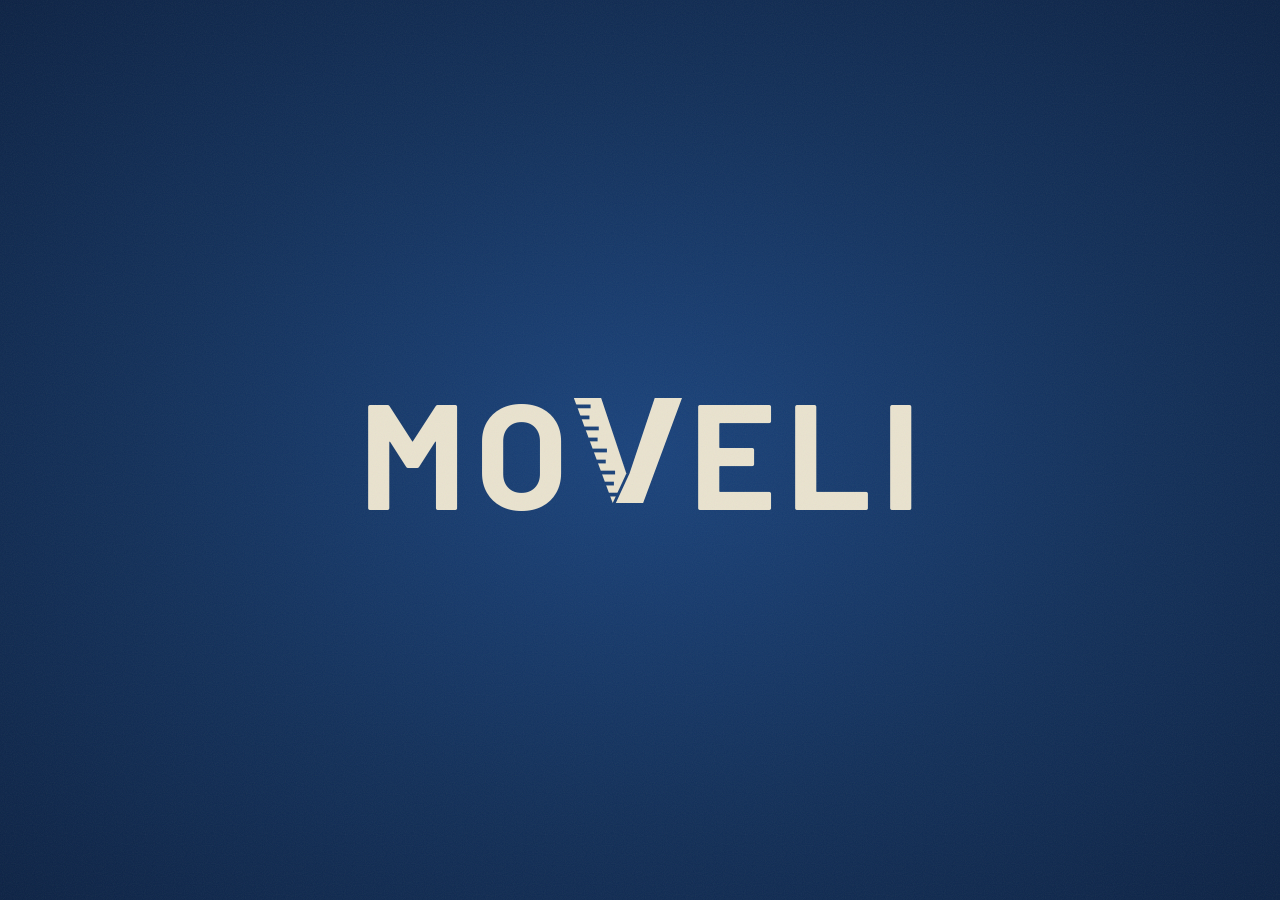
<file: index.html>
<!DOCTYPE html>
<html lang="pt-BR">

<head>
  <meta charset="utf-8">
  <meta name="viewport" content="width=device-width, initial-scale=1, viewport-fit=cover">
  <title>Moveli – Móveis sob medida</title>
  <meta name="theme-color" content="#12305a">
  <noscript>
    
  </noscript>
  <link rel="preconnect" href="https://fonts.googleapis.com">
  <link rel="preconnect" href="https://fonts.gstatic.com" crossorigin>
  <link href="https://fonts.googleapis.com/css2?family=Barlow:wght@700&display=swap" rel="stylesheet">
  <link rel="stylesheet" href="intro.css">
</head>

<body>
  <div class="stage">
    <div class="word" id="w" role="img" aria-label="Moveli">
      <span class="l" style="--i:0" aria-hidden="true">M</span>
      <span class="l" style="--i:1" aria-hidden="true">O</span>
      <span class="l" style="--i:2" aria-hidden="true">
        <svg class="v" viewBox="0 0 100 100">
          <defs>
            <mask id="mk" maskUnits="userSpaceOnUse" x="-5" y="-5" width="110" height="110">
              <rect x="-5" y="-5" width="110" height="110" fill="#fff" />
              <g id="ticks"></g>
            </mask>
          </defs>
          <polygon fill="currentColor" points="50,72 74,0 100,0 63,100 37,100" />
          <g class="leg">
            <polygon fill="currentColor" mask="url(#mk)" points="0,0 26,0 50,72 37,100" />
          </g>
        </svg>
      </span>
      <span class="l" style="--i:3" aria-hidden="true">E</span>
      <span class="l" style="--i:4" aria-hidden="true">L</span>
      <span class="l" style="--i:5" aria-hidden="true">I</span>
    </div>
  </div>
  <script>
    (function () {
      var ns = 'http://www.w3.org/2000/svg', g = document.getElementById('ticks'), w = document.getElementById('w');
      for (var k = 0; k < 9; k++) {
        var y = 8 + k * 10.5, x = 0.37 * y, len = k % 2 ? 8 : 13, p = document.createElementNS(ns, 'path');
        p.setAttribute('d', 'M' + (x - 1) + ' ' + y + ' L' + (x + len) + ' ' + y);
        p.setAttribute('pathLength', '1');
        p.setAttribute('class', 'tick');
        p.style.setProperty('--t', k);
        g.appendChild(p);
      }
      var reduce = window.matchMedia('(prefers-reduced-motion: reduce)').matches, gone = false;
      function leave() {
        if (gone) return; gone = true;
        document.body.classList.add('saindo');
        setTimeout(function () { location.replace('home.html'); }, reduce ? 50 : 700);
      }
      w.classList.add('go');
      setTimeout(leave, reduce ? 1200 : 4800);
    })();
  </script>
</body>

</html>
</file>
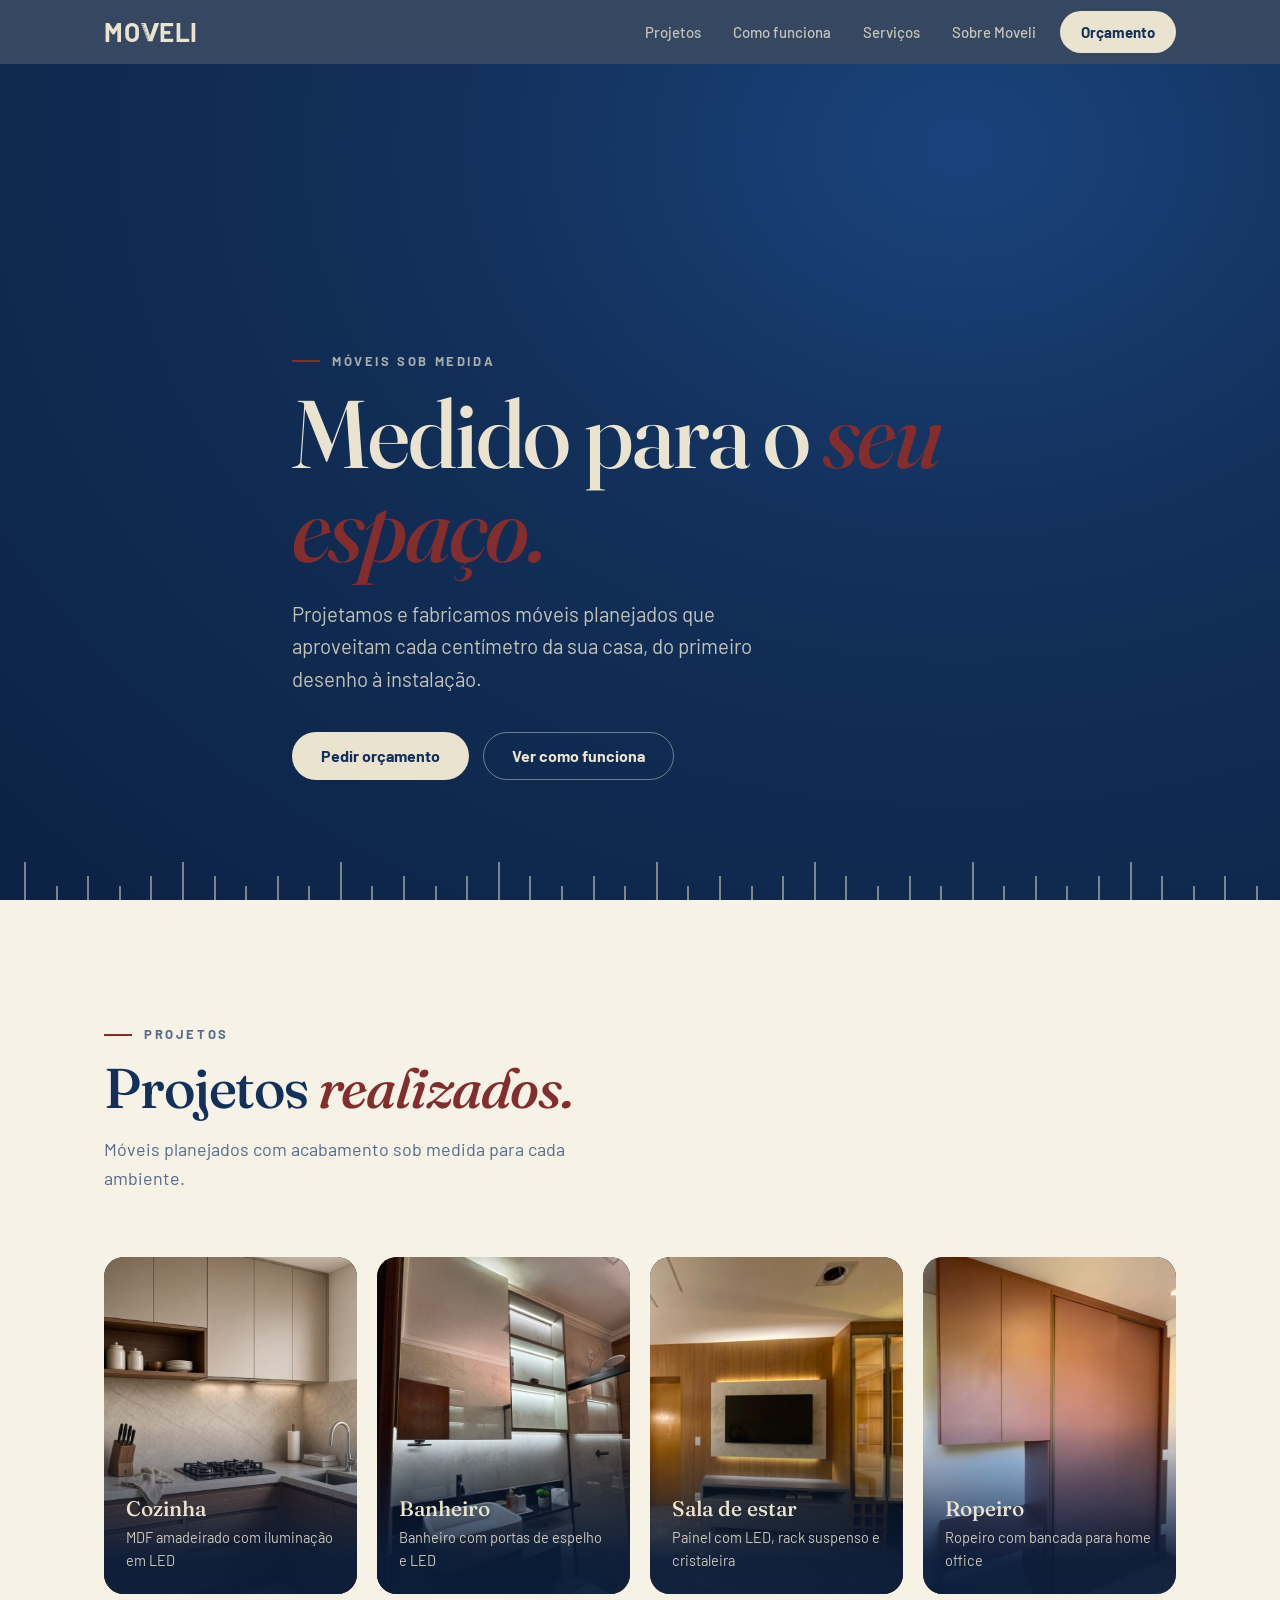
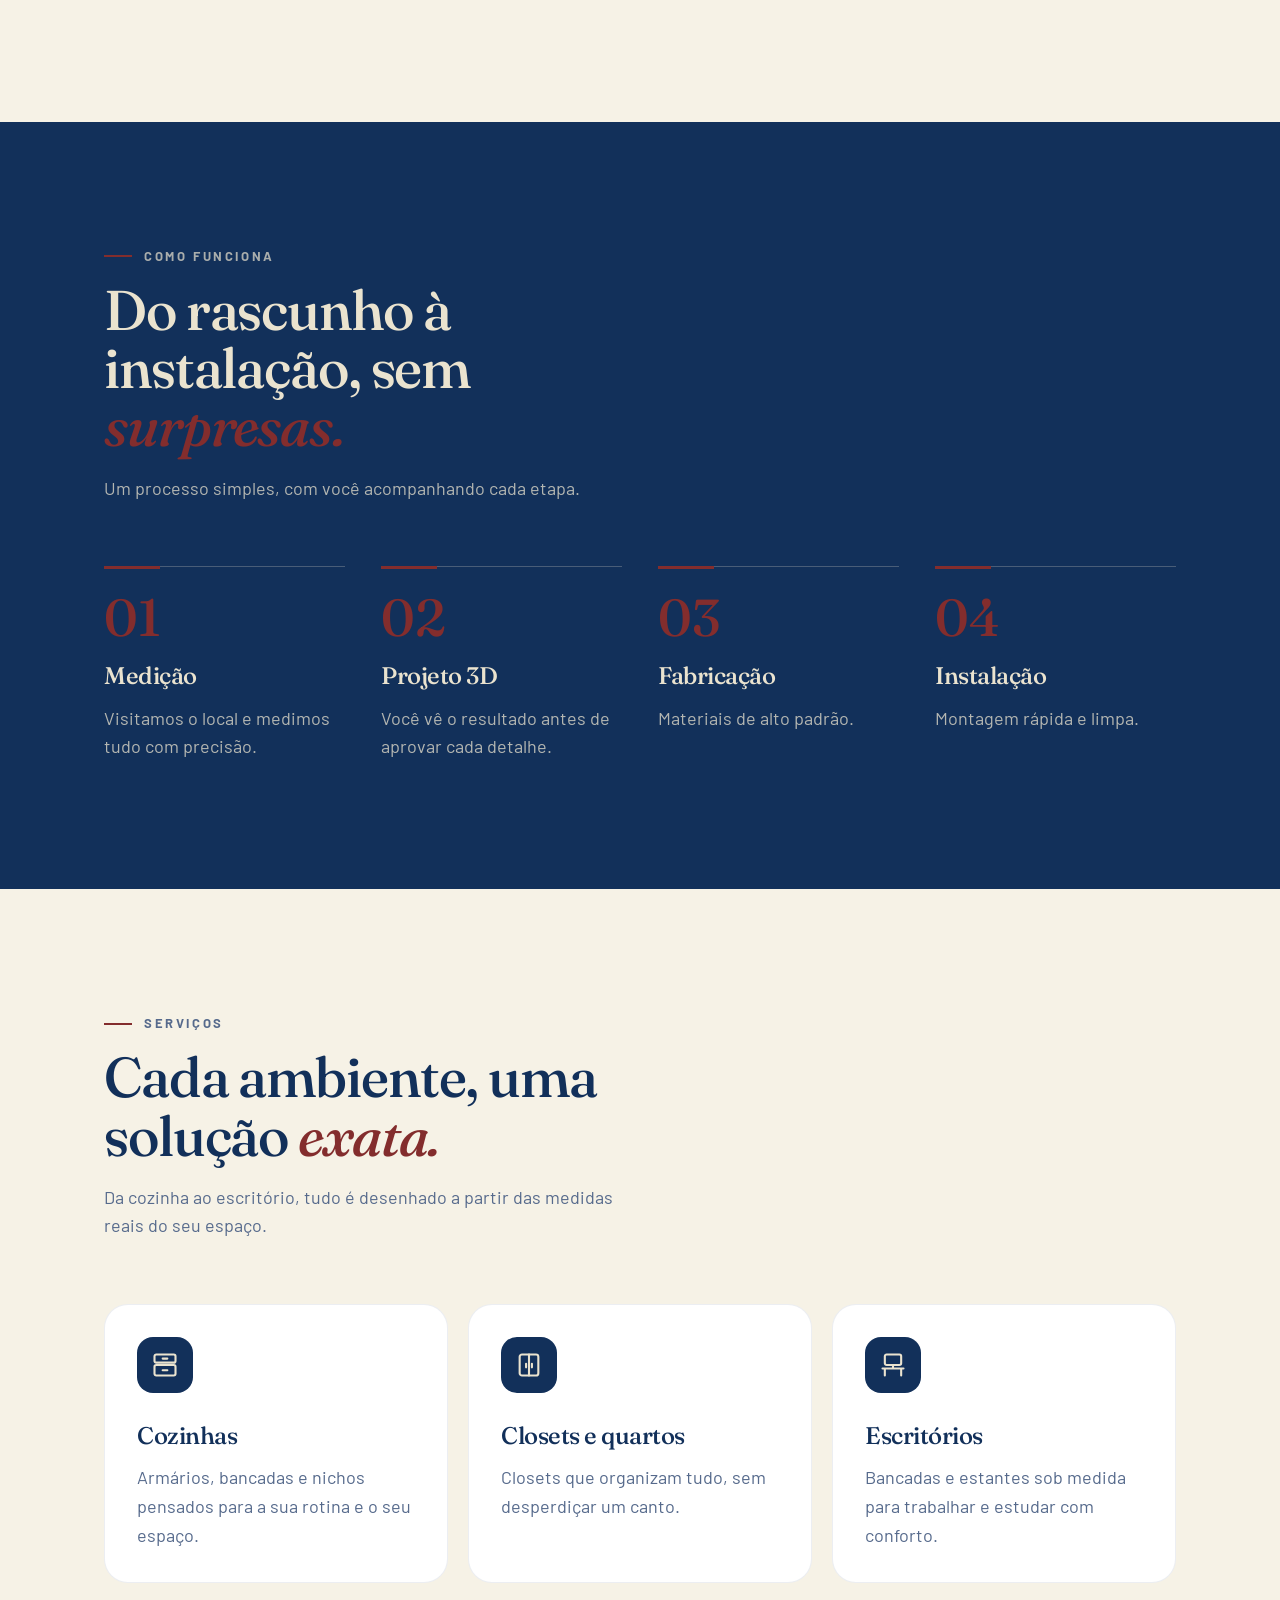
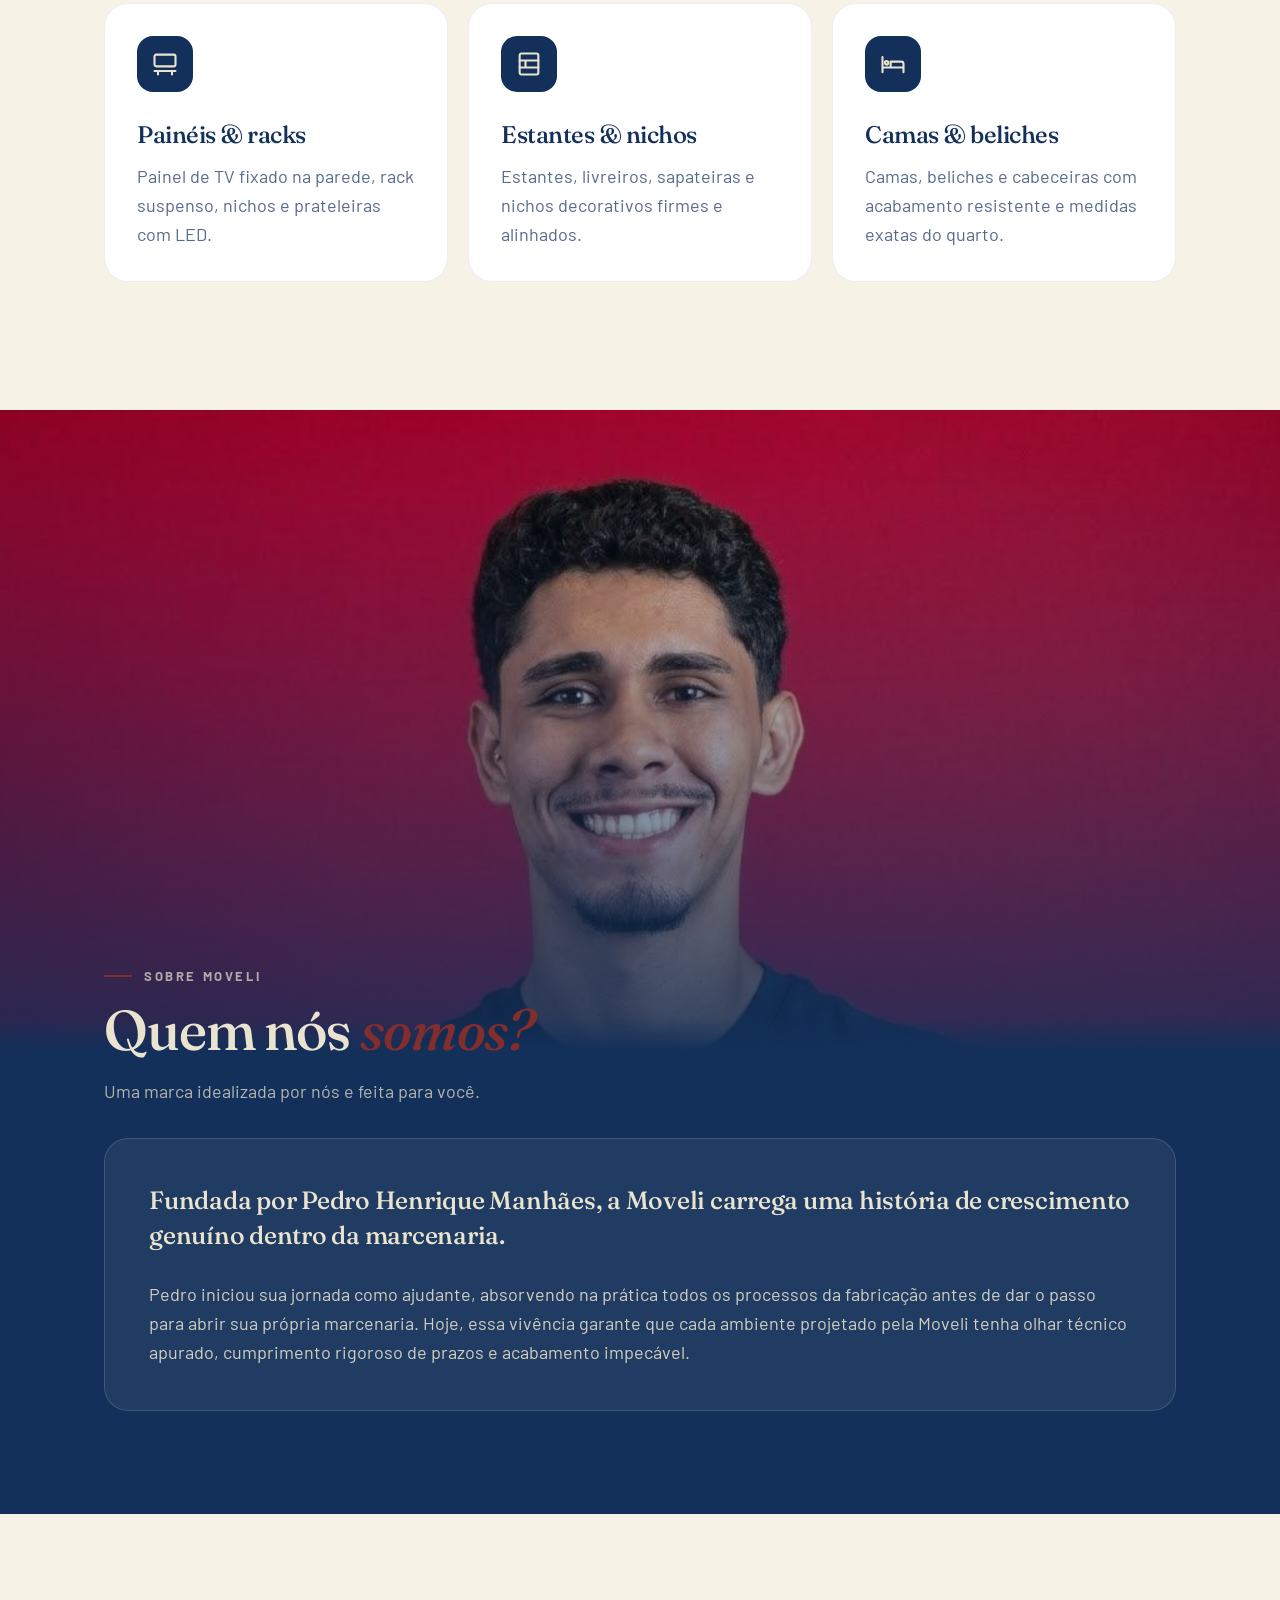
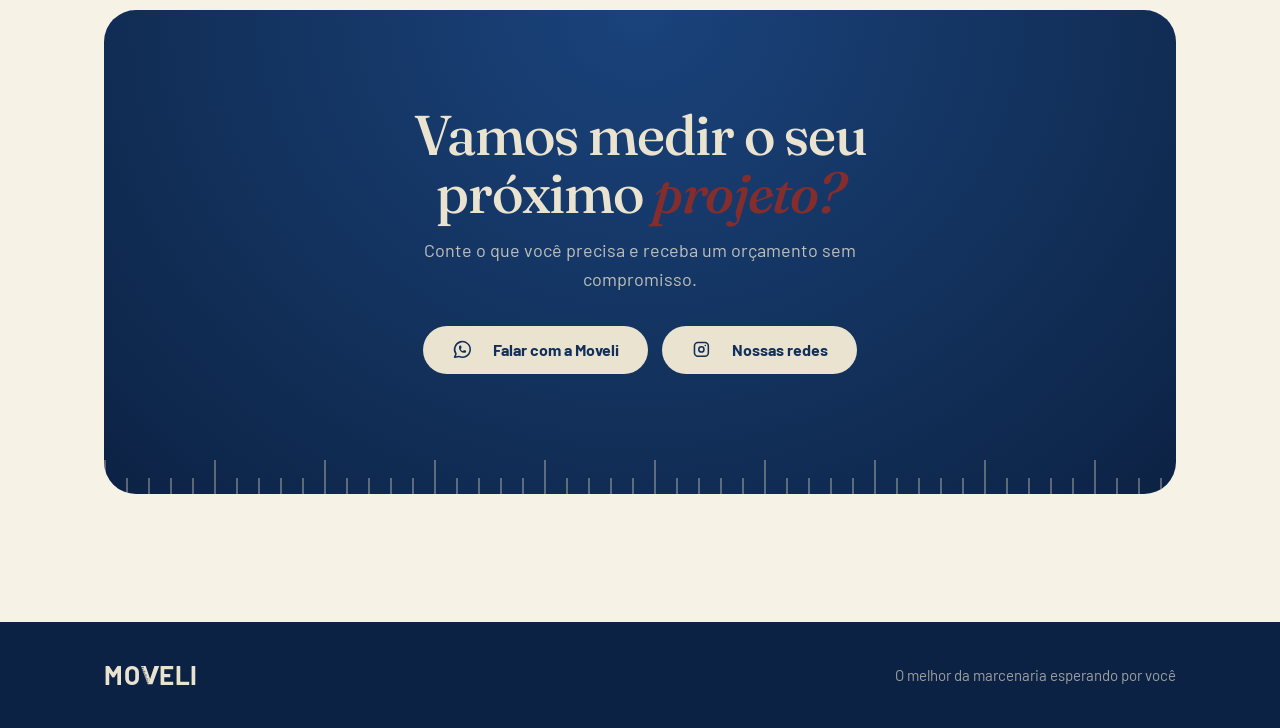
<file: home.html>
<!DOCTYPE html>
<html lang="pt-BR">

<head>
    <meta charset="utf-8">
    <meta name="viewport" content="width=device-width, initial-scale=1, viewport-fit=cover">
    <title>Moveli – Móveis sob medida</title>
    <meta name="description"
        content="Móveis planejados sob medida: cozinhas, closets, home office e painéis. Projeto 3D, fabricação com materiais de qualidade e instalação com garantia.">
    <meta name="theme-color" content="#0c2244">
    <link rel="icon"
        href="data:image/svg+xml,<svg xmlns='http://www.w3.org/2000/svg' viewBox='0 0 100 100'><rect width='100' height='100' rx='22' fill='%2312305a'/><text x='50' y='72' font-size='62' text-anchor='middle' fill='%23eae3cf' font-family='Arial' font-weight='700'>M</text></svg>">
    <link rel="preconnect" href="https://fonts.googleapis.com">
    <link rel="preconnect" href="https://fonts.gstatic.com" crossorigin>
    <link
        href="https://fonts.googleapis.com/css2?family=Barlow:wght@400;500;700&family=Fraunces:ital,opsz,wght@0,9..144,400..600;1,9..144,400..600&display=swap"
        rel="stylesheet">
    <link rel="stylesheet" href="style.css">
</head>

<body>
    <header>
        <div class="wrap">
            <nav>
                <a href="#topo" class="logo" aria-label="Moveli, início">MO<svg data-v viewBox="0 0 100 100"
                        aria-hidden="true"></svg>ELI</a>
                <ul id="menu">
                    <li><a href="#projetos">Projetos</a></li>
                    <li><a href="#processo">Como funciona</a></li>
                    <li><a href="#servicos">Serviços</a></li>
                    <li><a href="#sobre">Sobre Moveli</a></li>
                    <li class="m-only"><a class="btn" href="#contato">Pedir orçamento</a></li>
                </ul>
                <a href="#contato" class="btn sm nav-cta">Orçamento</a>
                <button class="burger" type="button" aria-label="Abrir menu" aria-expanded="false"
                    aria-controls="menu"><span></span><span></span></button>
            </nav>
        </div>
    </header>

    <main id="topo">
        <div class="hero">
            <div class="wrap">
                <p class="eyebrow">Móveis sob medida</p>
                <h1>Medido para o <em>seu espaço.</em></h1>
                <p class="sub">Projetamos e fabricamos móveis planejados que aproveitam cada centímetro da sua casa, do
                    primeiro desenho à instalação.</p>
                <div class="cta"><a class="btn" href="#contato">Pedir orçamento</a><a class="btn line"
                        href="#processo">Ver como funciona</a></div>
            </div>
            <div class="ruler" aria-hidden="true"></div>
        </div>

        <section id="projetos">
            <div class="wrap">
                <p class="eyebrow rv">Projetos</p>
                <h2 class="rv">Projetos <em>realizados.</em></h2>
                <p class="lead rv">Móveis planejados com acabamento sob medida para cada ambiente.</p>
                <div class="portfolio-grid">
                    <figure class="projeto-card rv"><img src="img/cozinha_mov.jpg" alt="Cozinha planejada sob medida"
                            width="900" height="1200" loading="lazy">
                        <figcaption><strong>Cozinha</strong><span>MDF amadeirado com iluminação em LED</span>
                        </figcaption>
                    </figure>
                    <figure class="projeto-card rv"><img src="img/banheiro.jpeg" alt="Guarda-roupa e painel sob medida"
                            width="900" height="1200" loading="lazy">
                        <figcaption><strong>Banheiro</strong><span>Banheiro com portas de espelho e LED</span>
                        </figcaption>
                    </figure>
                    <figure class="projeto-card rv"><img src="img/sala_site1.jpeg" alt="Painel de TV ripado sob medida"
                            width="900" height="1200" loading="lazy">
                        <figcaption><strong>Sala de estar</strong><span>Painel com LED, rack suspenso e
                                cristaleira</span>
                        </figcaption>
                    </figure>
                    <figure class="projeto-card rv"><img src="img/ropeiro.jpeg" alt="Home office planejado" width="900"
                            height="1200" loading="lazy">
                        <figcaption><strong>Ropeiro</strong><span>Ropeiro com bancada para home office</span>
                        </figcaption>
                    </figure>
                </div>
            </div>
        </section>

        <section id="processo" class="dark">
            <div class="wrap">
                <p class="eyebrow rv">Como funciona</p>
                <h2 class="rv">Do rascunho à instalação, sem <em>surpresas.</em></h2>
                <p class="lead rv">Um processo simples, com você acompanhando cada etapa.</p>
                <div class="steps">
                    <div class="step rv">
                        <h3>Medição</h3>
                        <p>Visitamos o local e medimos tudo com precisão.</p>
                    </div>
                    <div class="step rv">
                        <h3>Projeto 3D</h3>
                        <p>Você vê o resultado antes de aprovar cada detalhe.</p>
                    </div>
                    <div class="step rv">
                        <h3>Fabricação</h3>
                        <p>Materiais de alto padrão.</p>
                    </div>
                    <div class="step rv">
                        <h3>Instalação</h3>
                        <p>Montagem rápida e limpa.</p>
                    </div>
                </div>
            </div>
        </section>



        <section id="servicos">
            <div class="wrap">
                <p class="eyebrow rv">Serviços</p>
                <h2 class="rv">Cada ambiente, uma solução <em>exata.</em></h2>
                <p class="lead rv">Da cozinha ao escritório, tudo é desenhado a partir das medidas reais do seu espaço.
                </p>
                <div class="cards">
                    <div class="card rv">
                        <div class="ico"><svg viewBox="0 0 24 24" aria-hidden="true">
                                <rect x="3" y="3" width="18" height="7" rx="1.5" />
                                <rect x="3" y="12" width="18" height="9" rx="1.5" />
                                <path d="M10 6.5h4M10 16.5h4" />
                            </svg></div>
                        <h3>Cozinhas</h3>
                        <p>Armários, bancadas e nichos pensados para a sua rotina e o seu espaço.</p>
                    </div>
                    <div class="card rv">
                        <div class="ico"><svg viewBox="0 0 24 24" aria-hidden="true">
                                <rect x="4" y="3" width="16" height="18" rx="2" />
                                <path d="M12 3v18M9.5 11v3M14.5 11v3" />
                            </svg></div>
                        <h3>Closets e quartos</h3>
                        <p>Closets que organizam tudo, sem desperdiçar um canto.</p>
                    </div>
                    <div class="card rv">
                        <div class="ico"><svg viewBox="0 0 24 24" aria-hidden="true">
                                <rect x="5" y="3" width="14" height="9" rx="1.5" />
                                <path d="M12 12v3M3 15h18M5 15v6M19 15v6" />
                            </svg></div>
                        <h3>Escritórios</h3>
                        <p>Bancadas e estantes sob medida para trabalhar e estudar com conforto.</p>
                    </div>
                    <div class="card rv">
                        <div class="ico"><svg viewBox="0 0 24 24" aria-hidden="true">
                                <rect x="3" y="4" width="18" height="10" rx="1.5" />
                                <path d="M3 18h18M6 18v3M18 18v3" />
                            </svg></div>
                        <h3>Painéis &amp; racks</h3>
                        <p>Painel de TV fixado na parede, rack suspenso, nichos e prateleiras com LED.</p>
                    </div>
                    <div class="card rv">
                        <div class="ico"><svg viewBox="0 0 24 24" aria-hidden="true">
                                <rect x="4" y="3" width="16" height="18" rx="1.5" />
                                <path d="M4 9h16M4 15h16M9 9v6" />
                            </svg></div>
                        <h3>Estantes &amp; nichos</h3>
                        <p>Estantes, livreiros, sapateiras e nichos decorativos firmes e alinhados.</p>
                    </div>
                    <div class="card rv">
                        <div class="ico"><svg viewBox="0 0 24 24" aria-hidden="true">
                                <path d="M3 19V6M3 15h18v4M21 15v-3a2 2 0 0 0-2-2h-9v5" />
                                <circle cx="6.5" cy="11" r="1.5" />
                            </svg></div>
                        <h3>Camas &amp; beliches</h3>
                        <p>Camas, beliches e cabeceiras com acabamento resistente e medidas exatas do quarto.</p>
                    </div>
                </div>
            </div>
        </section>

        <section id="sobre" class="dark sobre">
            <figure class="sobre-foto">
                <img src="img/pedro_foto.jpeg" alt="Equipe da Moveli" loading="lazy">
            </figure>

            <div class="wrap">
                <div class="sobre-conteudo">
                    <p class="eyebrow rv">Sobre Moveli</p>
                    <h2 class="rv">Quem nós <em>somos?</em></h2>
                    <p class="lead rv">Uma marca idealizada por nós e feita para você.</p>

                    <div class="sobre-texto rv">
                        <p>Fundada por Pedro Henrique Manhães, a Moveli carrega uma história de crescimento genuíno
                            dentro da marcenaria.</p>
                        <p>Pedro iniciou sua jornada como ajudante, absorvendo na prática todos os processos da
                            fabricação antes de dar o passo para abrir sua própria marcenaria. Hoje, essa vivência
                            garante que cada ambiente projetado pela Moveli tenha olhar técnico apurado, cumprimento
                            rigoroso de prazos e acabamento impecável.</p>

                    </div>
                </div>
        </section>


        <section id="contato">
            <div class="wrap">
                <div class="final rv">
                    <h2>Vamos medir o seu próximo <em>projeto?</em></h2>
                    <p>Conte o que você precisa e receba um orçamento sem compromisso.</p>
                    <div class="cta">
                        <a class="btn"
                            href="https://wa.me/5531982869067?text=Ol%C3%A1!%20Gostaria%20de%20fazer%20um%20or%C3%A7amento%20com%20a%20Moveli."
                            target="_blank" rel="noopener">
                            <svg xmlns="http://www.w3.org/2000/svg" width="22" height="22" viewBox="0 0 24 24"
                                fill="none" stroke="currentColor" stroke-width="1.8" stroke-linecap="round"
                                stroke-linejoin="round" style="flex:none;margin-right:10px" aria-hidden="true">
                                <path d="M3 21l1.65 -3.8a9 9 0 1 1 3.4 2.9l-5.05 .9" />
                                <path
                                    d="M9 10a.5 .5 0 0 0 1 0v-1a.5 .5 0 0 0 -1 0v1a5 5 0 0 0 5 5h1a.5 .5 0 0 0 0 -1h-1a.5 .5 0 0 0 0 1" />
                            </svg>
                            Falar com a Moveli
                        </a>

                        <a class="btn" href="https://www.instagram.com/pedromanhaes._?avpt=c3ExbHhvOWprNDdi"
                            target="_blank" rel="noopener">
                            <svg xmlns="http://www.w3.org/2000/svg" width="22" height="22" viewBox="0 0 24 24"
                                fill="none" stroke="currentColor" stroke-width="1.8" stroke-linecap="round"
                                stroke-linejoin="round" style="flex:none;margin-right:10px" aria-hidden="true">
                                <path d="M4 8a4 4 0 0 1 4 -4h8a4 4 0 0 1 4 4v8a4 4 0 0 1 -4 4h-8a4 4 0 0 1 -4 -4z" />
                                <path d="M9 12a3 3 0 1 0 6 0a3 3 0 0 0 -6 0" />
                                <path d="M16.5 7.5v.01" />
                            </svg>
                            Nossas redes
                        </a>
                    </div>
                </div>
        </section>
    </main>

    <footer>
        <div class="wrap">
            <a href="#topo" class="logo" aria-label="Moveli, voltar ao topo">MO<svg data-v viewBox="0 0 100 100"
                    aria-hidden="true"></svg>ELI</a>
            <span>O melhor da marcenaria esperando por você</span>
        </div>
    </footer>

    <script src="script.js"></script>
</body>

</html>
</file>
<file: intro.css>
/* ===== Moveli – intro.css ===== */
:root {
    --bg: #12305a;
    --cream: #eae3cf;
    --ease: cubic-bezier(.22, 1, .36, 1)
}

* {
    box-sizing: border-box
}

html,
body {
    height: 100%;
    margin: 0
}

body {
    position: relative;
    overflow: hidden;
    background: radial-gradient(ellipse at center, #1a437c 0%, #12305a 55%, #0c2244 100%);
    transition: opacity .8s ease-in-out
}

body.saindo {
    opacity: 0
}

body::after {
    content: "";
    position: absolute;
    inset: 0;
    pointer-events: none;
    opacity: .07;
    background-image: url("data:image/svg+xml;utf8,<svg xmlns='http://www.w3.org/2000/svg' width='200' height='200'><filter id='n'><feTurbulence type='fractalNoise' baseFrequency='.9' numOctaves='2'/></filter><rect width='200' height='200' filter='url(%23n)'/></svg>")
}

.stage {
    min-height: 100vh;
    min-height: 100dvh;
    padding: env(safe-area-inset-top, 0px) 16px env(safe-area-inset-bottom, 0px);
    display: flex;
    align-items: center;
    justify-content: center
}

.word {
    display: flex;
    align-items: center;
    gap: .05em;
    font: 700 clamp(36px, 12vw, 150px)/1 "Barlow", "Arial Rounded MT Bold", Arial, sans-serif;
    letter-spacing: .01em;
    color: var(--cream)
}

.l {
    display: inline-block;
    opacity: 0;
    transform: translateY(-90vh);
    will-change: transform, opacity
}

.go .l {
    animation: drop .9s cubic-bezier(.3, .9, .4, 1) forwards;
    animation-delay: calc(var(--i)*.28s)
}

@keyframes drop {
    0% {
        opacity: 0;
        transform: translateY(-90vh)
    }

    15% {
        opacity: 1
    }

    70% {
        transform: translateY(.05em)
    }

    85% {
        transform: translateY(-.02em)
    }

    100% {
        opacity: 1;
        transform: none
    }
}

svg.v {
    height: .7em;
    width: .7em;
    overflow: visible;
    display: block
}

.leg {
    transform-box: fill-box;
    transform-origin: 50% 50%
}

.go .leg {
    animation: lift .9s ease-in-out 2.6s forwards
}

@keyframes lift {
    to {
        transform: translate(-3px, 0)
    }
}

.tick {
    stroke: #000;
    stroke-width: 3.6;
    stroke-dasharray: 1;
    stroke-dashoffset: 1
}

.go .tick {
    animation: sweep .28s ease-out forwards;
    animation-delay: calc(2.6s + var(--t)*.12s)
}

@keyframes sweep {
    to {
        stroke-dashoffset: 0
    }
}

@media(prefers-reduced-motion:reduce) {
    .l {
        opacity: 1;
        transform: none
    }

    .tick {
        stroke-dashoffset: 0
    }

    .go .l,
    .go .leg,
    .go .tick {
        animation: none
    }

    body {
        transition: none
    }
}
</file>
<file: style.css>
/* ===== Moveli – style.css ===== */
:root {
  --navy: #12305a;
  --navy2: #0c2244;
  --cream: #eae3cf;
  --paper: #f6f2e6;
  --mut: #566a8c;
  --wood: #832d2d;
  --ease: cubic-bezier(.22, 1, .36, 1);
  --head: 64px;
  --serif: "Fraunces", Georgia, "Times New Roman", serif;
  --sans: "Barlow", system-ui, Arial, sans-serif;
  --pad: max(24px, env(safe-area-inset-left, 0px), env(safe-area-inset-right, 0px));
}

*,
*::before,
*::after {
  box-sizing: border-box
}

[hidden] {
  display: none !important
}

html {
  scroll-behavior: smooth;
  scroll-padding-top: calc(var(--head) + env(safe-area-inset-top, 0px) + 8px);
  -webkit-text-size-adjust: 100%
}

body {
  margin: 0;
  font: 400 clamp(16px, 1.1vw + 11px, 18px)/1.6 var(--sans);
  background: var(--paper);
  color: var(--navy);
  overflow-x: clip;
  -webkit-font-smoothing: antialiased
}

body.menu-open {
  overflow: hidden
}

img {
  max-width: 100%;
  display: block
}

a {
  color: inherit;
  text-decoration: none
}

:focus-visible {
  outline: 2px solid var(--wood);
  outline-offset: 3px;
  border-radius: 6px
}

h1,
h2,
h3 {
  font-family: var(--serif);
  font-weight: 500;
  letter-spacing: -.02em;
  margin: 0;
  font-optical-sizing: auto
}

h1 em,
h2 em {
  font-style: italic;
  color: var(--wood)
}

.wrap {
  max-width: 1120px;
  margin: 0 auto;
  padding: 0 var(--pad)
}

.wrap-center {
  max-width: 1120px;
  margin: 0 auto;
  padding: 0 var(--pad);
  text-align: center;
  display: flex;
  flex-direction: column;
  align-items: center;
}

/* logo */
.logo {
  display: inline-flex;
  align-items: center;
  font: 700 26px/1 var(--sans);
  letter-spacing: .02em
}

.logo svg {
  height: .7em;
  width: .7em;
  margin: 0 .02em;
  overflow: visible
}

/* header */
header {
  position: sticky;
  top: 0;
  z-index: 20;
  color: var(--cream);
  padding-top: env(safe-area-inset-top, 0px);
  isolation: isolate
}

header::before {
  content: "";
  position: absolute;
  inset: 0;
  z-index: -1;
  background: rgba(12, 34, 68, .82);
  -webkit-backdrop-filter: blur(14px);
  backdrop-filter: blur(14px);
  transition: background .35s, box-shadow .35s
}

header.scrolled::before {
  background: rgba(12, 34, 68, .96);
  box-shadow: 0 8px 30px -12px rgba(0, 0, 0, .45)
}

nav {
  display: flex;
  align-items: center;
  justify-content: space-between;
  height: var(--head);
  gap: 24px
}

nav .logo,
.burger {
  position: relative;
  z-index: 2
}

nav ul {
  display: flex;
  gap: 32px;
  list-style: none;
  margin: 0 0 0 auto;
  padding: 0;
  font-weight: 500;
  font-size: 15px
}

nav ul a {
  position: relative;
  opacity: .8;
  transition: opacity .3s;
  padding: 8px 0
}

nav ul a::after {
  content: "";
  position: absolute;
  left: 0;
  right: 0;
  bottom: 2px;
  height: 1.5px;
  background: var(--wood);
  transform: scaleX(0);
  transform-origin: left;
  transition: transform .4s var(--ease)
}

nav ul a:hover,
nav ul a[aria-current] {
  opacity: 1
}

nav ul a:hover::after,
nav ul a[aria-current]::after {
  transform: scaleX(1)
}

.m-only {
  display: none
}

.burger {
  display: none;
  width: 44px;
  height: 44px;
  margin-right: -10px;
  border: 0;
  background: none;
  cursor: pointer;
  padding: 0
}

.burger span {
  display: block;
  width: 24px;
  height: 2px;
  margin: 6px auto;
  background: var(--cream);
  border-radius: 2px;
  transition: transform .4s var(--ease)
}

body.menu-open .burger span:first-child {
  transform: translateY(4px) rotate(45deg)
}

body.menu-open .burger span:last-child {
  transform: translateY(-4px) rotate(-45deg)
}

/* buttons */
.btn {
  display: inline-flex;
  align-items: center;
  justify-content: center;
  min-height: 48px;
  padding: 0 28px;
  border-radius: 999px;
  border: 1.5px solid transparent;
  background: var(--cream);
  color: var(--navy);
  font: 700 16px/1 var(--sans);
  cursor: pointer;
  transition: transform .35s var(--ease), box-shadow .35s, background .3s, color .3s, border-color .3s
}

.btn.sm {
  min-height: 42px;
  padding: 0 20px;
  font-size: 15px
}

.btn.line {
  background: transparent;
  color: var(--cream);
  border-color: rgba(234, 227, 207, .45)
}

.btn.dark {
  background: var(--navy);
  color: var(--cream)
}

.btn:active {
  transform: scale(.97)
}

@media(hover:hover) {
  .btn:hover {
    transform: translateY(-2px);
    box-shadow: 0 12px 26px -10px rgba(0, 0, 0, .45)
  }

  .btn.line:hover {
    background: var(--cream);
    color: var(--navy)
  }
}

/* hero */
.hero {
  position: relative;
  overflow: hidden;
  color: var(--cream);
  background: radial-gradient(ellipse at 75% 10%, #1a437c 0%, var(--navy) 38%, var(--navy2) 100%);
  min-height: calc(100vh - var(--head));
  min-height: min(calc(100dvh - var(--head)), 840px);
  display: flex;
  flex-direction: column;
  justify-content: flex-end
}

.hero .wrap {
  padding-top: 96px;
  padding-bottom: 72px
}

.hero .wrap>* {
  animation: up 1s var(--ease) both
}

.hero .wrap>:nth-child(2) {
  animation-delay: .12s
}

.hero .wrap>:nth-child(3) {
  animation-delay: .24s
}

.hero .wrap>:nth-child(4) {
  animation-delay: .36s
}

@keyframes up {
  from {
    opacity: 0;
    transform: translateY(28px)
  }
}

.hero h1 {
  font-size: clamp(44px, 8.2vw, 96px);
  line-height: .98;
  max-width: 12ch;
  margin-bottom: 24px
}

.hero p.sub {
  font-size: clamp(17px, 1.6vw, 21px);
  max-width: 520px;
  opacity: .82;
  margin: 0 0 36px
}

.cta {
  display: flex;
  gap: 14px;
  flex-wrap: wrap
}

.eyebrow {
  display: flex;
  align-items: center;
  gap: 12px;
  margin: 0 0 18px;
  font: 700 13px/1 var(--sans);
  letter-spacing: .2em;
  text-transform: uppercase;
  color: var(--mut)
}

.eyebrow::before {
  content: "";
  width: 28px;
  height: 2px;
  background: var(--wood)
}

.hero .eyebrow,
.dark .eyebrow {
  color: rgba(234, 227, 207, .7)
}

.ruler {
  position: relative;
  height: 48px;
  pointer-events: none;
  margin: 0 var(--pad)
}

.ruler-tick {
  position: absolute;
  bottom: 0;
  width: 2px;
  background: rgba(234, 227, 207, .5);
  transform-origin: bottom;
  transition: opacity .45s var(--ease), transform .45s var(--ease)
}

.ruler-tick.puxada {
  opacity: 0;
  transform: translateY(-22px) scaleY(.2)
}

/* sections */
section {
  padding: clamp(72px, 10vw, 128px) 0
}

h2 {
  font-size: clamp(32px, 5vw, 56px);
  line-height: 1.04;
  max-width: 16ch;
  margin-bottom: 18px
}

.lead {
  color: var(--mut);
  font-size: clamp(17px, 1.4vw, 20px);
  max-width: 540px;
  margin: 0 0 clamp(40px, 6vw, 64px)
}

.dark {
  background: var(--navy);
  color: var(--cream)
}

.dark .lead {
  color: rgba(234, 227, 207, .75)
}

/* services */
.cards {
  display: grid;
  grid-template-columns: repeat(auto-fit, minmax(min(100%, 290px), 1fr));
  gap: 20px
}

.card {
  background: #fff;
  border: 1px solid rgba(18, 48, 90, .08);
  border-radius: 24px;
  padding: 32px
}

.card .ico {
  width: 56px;
  height: 56px;
  border-radius: 16px;
  background: var(--navy);
  display: grid;
  place-items: center;
  margin-bottom: 24px;
  transition: background .4s, transform .5s var(--ease)
}

.card .ico svg {
  width: 28px;
  height: 28px;
  fill: none;
  stroke: var(--cream);
  stroke-width: 1.8;
  stroke-linecap: round;
  stroke-linejoin: round;
  transition: stroke .4s
}

.card h3 {
  font-size: 24px;
  margin-bottom: 8px
}

.card p {
  margin: 0;
  color: var(--mut)
}

@media(hover:hover) {
  .card:hover {
    transform: translateY(-6px);
    box-shadow: 0 22px 44px -22px rgba(18, 48, 90, .4)
  }

  .card:hover .ico {
    background: var(--wood);
    transform: rotate(-6deg)
  }

  .card:hover .ico svg {
    stroke: var(--navy2)
  }
}

/* process */
.steps {
  display: grid;
  grid-template-columns: repeat(auto-fit, minmax(min(100%, 230px), 1fr));
  gap: 36px;
  counter-reset: s
}

.step {
  position: relative;
  border-top: 1px solid rgba(234, 227, 207, .25);
  padding-top: 24px;
  counter-increment: s
}

.step::after {
  content: "";
  position: absolute;
  top: -1px;
  left: 0;
  height: 3px;
  width: 0;
  background: var(--wood);
  transition: width 1.1s var(--ease) var(--d, 0s)
}

.step.in::after {
  width: 56px
}

.step::before {
  content: "0" counter(s);
  display: block;
  font: 500 52px/1 var(--serif);
  color: var(--wood);
  margin-bottom: 14px
}

.step h3 {
  font-size: 24px;
  margin-bottom: 8px
}

.step p {
  margin: 0;
  opacity: .75
}

/* portfolio */
.portfolio-grid {
  display: grid;
  grid-template-columns: repeat(auto-fit, minmax(min(100%, 250px), 1fr));
  gap: 20px
}

.projeto-card {
  position: relative;
  margin: 0;
  border-radius: 20px;
  overflow: hidden;
  aspect-ratio: 3/4;
  background: var(--navy) repeating-linear-gradient(90deg, rgba(234, 227, 207, .07) 0 2px, transparent 2px 22px);
  isolation: isolate
}

.projeto-card img {
  position: absolute;
  inset: 0;
  width: 100%;
  height: 100%;
  object-fit: cover;
  transition: transform .9s var(--ease)
}

.projeto-card.sem-foto img {
  display: none
}

.projeto-card.sem-foto::before {
  content: "Foto em breve";
  position: absolute;
  top: 18px;
  left: 18px;
  font: 700 12px/1 var(--sans);
  letter-spacing: .16em;
  text-transform: uppercase;
  color: rgba(234, 227, 207, .55)
}

.projeto-card figcaption {
  position: absolute;
  inset: auto 0 0;
  padding: 72px 22px 22px;
  display: flex;
  flex-direction: column;
  gap: 4px;
  color: var(--cream);
  background: linear-gradient(to top, rgba(11, 29, 58, .95) 20%, transparent)
}

.projeto-card strong {
  font: 500 21px/1.2 var(--serif)
}

.projeto-card figcaption span {
  font-size: 14.5px;
  opacity: .85
}

@media(hover:hover) {
  .projeto-card:hover img {
    transform: scale(1.06)
  }
}

/* cta */
#contato {
  padding-top: 0
}

.final {
  position: relative;
  overflow: hidden;
  text-align: center;
  color: var(--cream);
  border-radius: 32px;
  padding: clamp(52px, 8vw, 96px) 24px clamp(72px, 10vw, 120px);
  background: radial-gradient(ellipse at 50% 0%, #1a437c, var(--navy) 60%, var(--navy2));
  margin: clamp(48px, 8vw, 96px) auto 0;
}

.final::after {
  content: "";
  position: absolute;
  left: 0;
  right: 0;
  bottom: 0;
  height: 34px;
  opacity: .35;
  background: repeating-linear-gradient(90deg, var(--cream) 0 2px, transparent 2px 22px) bottom/100% 16px no-repeat, repeating-linear-gradient(90deg, var(--cream) 0 2px, transparent 2px 110px) bottom/100% 34px no-repeat
}

.final h2 {
  margin: 0 auto 14px
}

.final p {
  margin: 0 auto 32px;
  max-width: 460px;
  opacity: .8
}

.final .cta {
  justify-content: center
}

/* footer */
footer {
  background: var(--navy2);
  color: var(--cream);
  padding: 40px 0 calc(40px + env(safe-area-inset-bottom, 0px));
  font-size: 15px
}

footer .wrap {
  display: flex;
  justify-content: space-between;
  align-items: center;
  flex-wrap: wrap;
  gap: 16px 32px
}

footer span {
  opacity: .65
}

/* reveal */
.rv {
  opacity: 0;
  translate: 0 26px;
  transition: opacity .9s var(--ease) var(--d, 0s), translate .9s var(--ease) var(--d, 0s), transform .4s var(--ease), box-shadow .4s
}

.rv-center {
  opacity: 0;
  translate: 0 26px;
  text-align: center;
  margin-inline: auto;
  /* opcional: centraliza o próprio bloco se ele tiver max-width */
  transition:
    opacity .9s var(--ease) var(--d, 0s),
    translate .9s var(--ease) var(--d, 0s),
    transform .4s var(--ease),
    box-shadow .4s;
}

.rv.in {
  opacity: 1;
  translate: 0 0
}

/* mobile */
@media(max-width:760px) {
  :root {
    --head: 60px
  }

  .burger {
    display: block
  }

  .nav-cta {
    display: none
  }

  nav ul {
    position: fixed;
    inset: 0;
    height: 100dvh;
    margin: 0;
    padding: 0 var(--pad);
    flex-direction: column;
    justify-content: center;
    gap: 6px;
    background: var(--navy2);
    font-size: clamp(30px, 9vw, 40px);
    font-family: var(--serif);
    opacity: 0;
    visibility: hidden;
    transition: opacity .4s var(--ease), visibility 0s .4s
  }

  body.menu-open nav ul {
    opacity: 1;
    visibility: visible;
    transition: opacity .4s var(--ease)
  }

  nav ul a {
    display: block;
    padding: 10px 0;
    opacity: 1
  }

  .m-only {
    display: block;
    margin-top: 22px
  }

  .m-only .btn {
    font-family: var(--sans)
  }

  .hero .wrap {
    padding-top: 72px;
    padding-bottom: 56px
  }

  .cta .btn {
    flex: 1 1 100%
  }

  .final {
    border-radius: 24px
  }
}

@media(prefers-reduced-motion:reduce) {
  html {
    scroll-behavior: auto
  }

  *,
  *::before,
  *::after {
    animation: none !important;
    transition-duration: .01ms !important;
    transition-delay: 0s !important
  }

  .rv {
    opacity: 1;
    translate: none
  }

  .step::after {
    width: 56px
  }
}

/* ===== Sobre ===== */
.sobre {
  position: relative;
  isolation: isolate;
  overflow: hidden;
  display: flex;
  align-items: flex-end;
  padding: clamp(280px, 48vw, 560px) 0 clamp(56px, 8vw, 112px)
}

.sobre>.wrap {
  width: 100%
}

.sobre-foto {
  position: absolute;
  inset: 0;
  margin: 0;
  z-index: -2;
  background: var(--navy2)
}

.sobre-foto img {
  display: block;
  width: 100%;
  height: 100%;
  object-fit: cover;
  object-position: center 12%
}

.sobre-foto.sem-foto img {
  display: none
}

/* camada azul: forte embaixo (onde fica o texto) e some para cima, revelando a foto */
.sobre::before {
  content: "";
  position: absolute;
  inset: 0;
  z-index: -1;
  pointer-events: none;
  background: linear-gradient(to top, var(--navy) 0%, var(--navy) 42%, rgba(18, 48, 90, .8) 45%, rgba(18, 48, 90, .35) 75%, rgba(18, 48, 90, 0) 100%)
}

.sobre-conteudo {
  max-width: none
}

.sobre-conteudo .lead {
  margin-bottom: 32px
}

.sobre-texto {
  background: rgba(234, 227, 207, .07);
  border: 1px solid rgba(234, 227, 207, .16);
  border-radius: 24px;
  padding: clamp(26px, 4vw, 44px);
  -webkit-backdrop-filter: blur(6px);
  backdrop-filter: blur(6px)
}

.sobre-texto p {
  margin: 0 0 1.1em;
  opacity: .88
}

.sobre-texto p:last-child {
  margin-bottom: 0
}

.sobre-texto p:first-child {
  opacity: 1;
  font: 500 clamp(20px, 2vw, 25px)/1.4 var(--serif);
  letter-spacing: -.01em
}

@media(max-width:700px) {
  .sobre-conteudo {
    max-width: none
  }

  .sobre-foto img {
    object-position: center top
  }
}

@media(max-width:700px) {
  @media(max-width:700px) {
    .final .btn {
      flex: 0 1 auto;
      width: 100%;
      max-width: 320px
    }
  }

  .final .cta .btn {
    flex: 1 1 0;
    /* cada botão ocupa metade do espaço */
    min-width: 0;
    padding: 10px 14px;
    font-size: 15px;
    line-height: 1.2;
    text-align: center;
    /* se o texto quebrar em duas linhas, fica centralizado */
  }

  .final .btn svg {
    width: 1.15em;
    height: 1.15em
  }

  .final .btn {
    gap: 8px
  }
}

.btn {
  gap: 10px
}

.btn svg {
  width: 1.3em;
  height: 1.3em;
  flex: none;
  fill: none;
  stroke: currentColor;
  stroke-width: 1.8;
  stroke-linecap: round;
  stroke-linejoin: round
}
</file>
